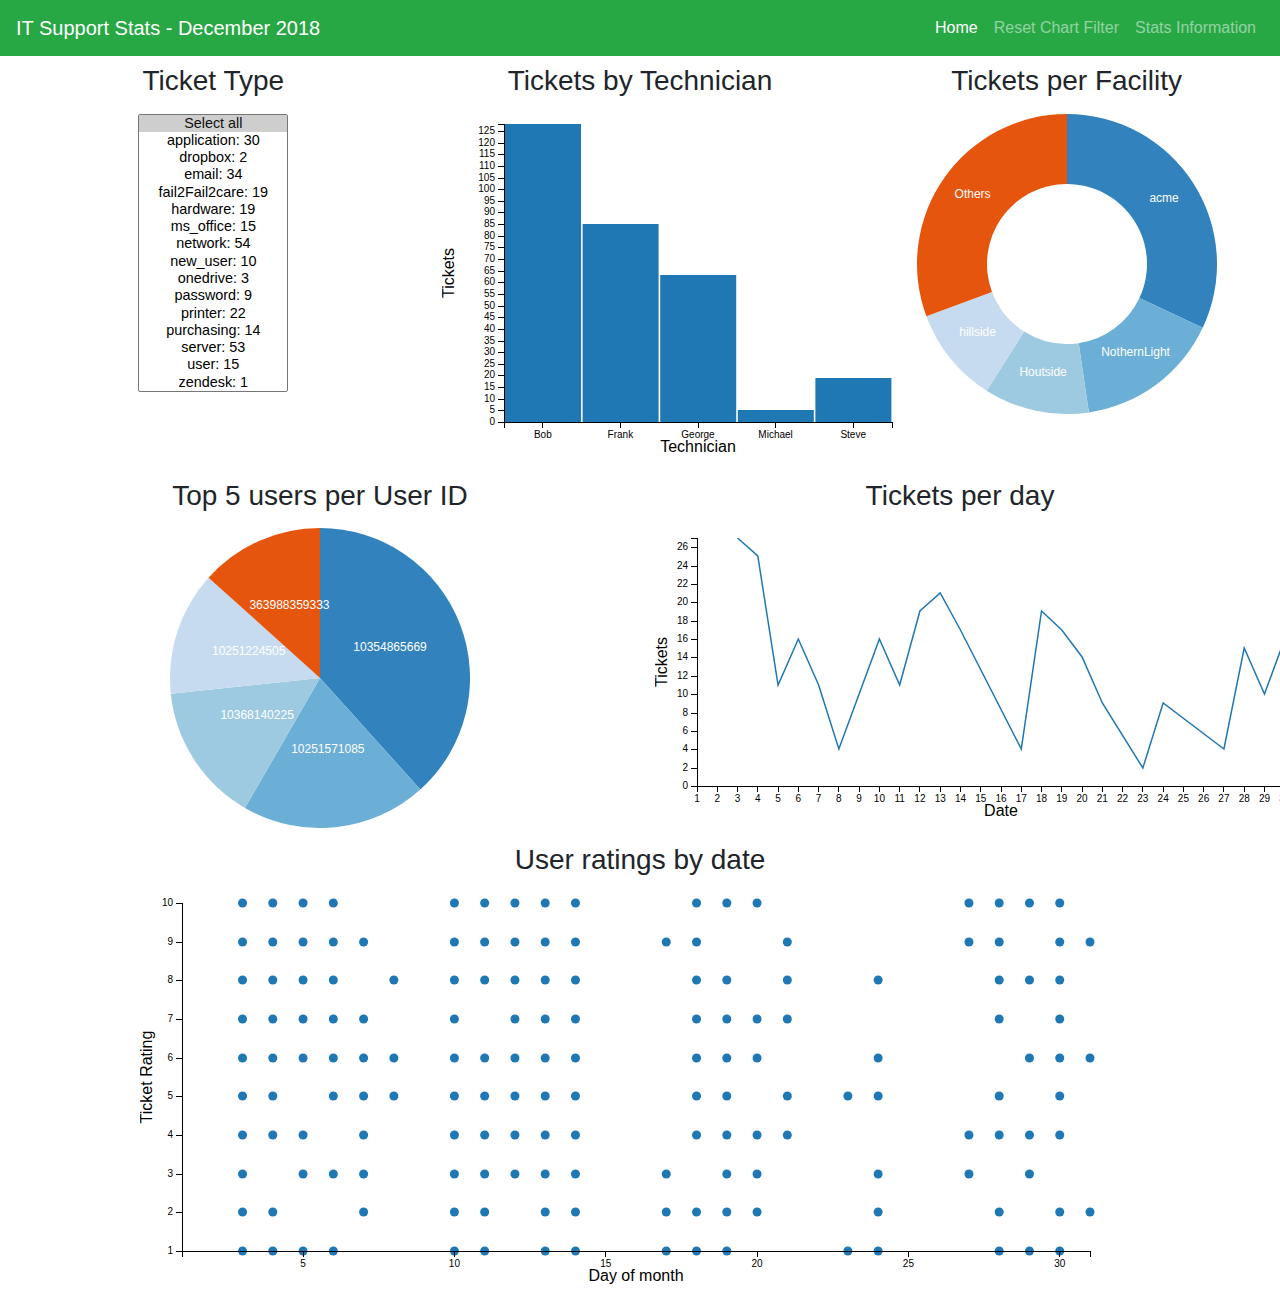
<file: index.html>
<!DOCTYPE html>
<html lang="en">
<head>
    <meta charset="UTF-8">
    <meta name="viewport" content="width=device-width, initial-scale=1.0">
    <meta http-equiv="X-UA-Compatible" content="ie=edge">
    <!-- CSS -->
    <link rel="stylesheet" href="https://maxcdn.bootstrapcdn.com/bootstrap/4.0.0/css/bootstrap.min.css" integrity="sha384-Gn5384xqQ1aoWXA+058RXPxPg6fy4IWvTNh0E263XmFcJlSAwiGgFAW/dAiS6JXm" crossorigin="anonymous">
    <link rel="stylesheet" href="static/css/dc.min.css" type="text/css" />
    <link rel="stylesheet" href="static/css/styles.css" type="text/css" />
    <!-- JS -->
    <script type="text/javascript" src="static/js/d3.min.js"></script>
    <script type="text/javascript" src="static/js/crossfilter.min.js"></script>
    <script type="text/javascript" src="static/js/dc.min.js"></script>
    <script type="text/javascript" src="static/js/queue.min.js"></script>
    <script type="text/javascript" src="static/js/graph.js"></script>
    <script src="https://code.jquery.com/jquery-3.2.1.slim.min.js" integrity="sha384-KJ3o2DKtIkvYIK3UENzmM7KCkRr/rE9/Qpg6aAZGJwFDMVNA/GpGFF93hXpG5KkN" crossorigin="anonymous"></script>
    <script src="https://cdnjs.cloudflare.com/ajax/libs/popper.js/1.12.9/umd/popper.min.js" integrity="sha384-ApNbgh9B+Y1QKtv3Rn7W3mgPxhU9K/ScQsAP7hUibX39j7fakFPskvXusvfa0b4Q" crossorigin="anonymous"></script>
    <script src="https://maxcdn.bootstrapcdn.com/bootstrap/4.0.0/js/bootstrap.min.js" integrity="sha384-JZR6Spejh4U02d8jOt6vLEHfe/JQGiRRSQQxSfFWpi1MquVdAyjUar5+76PVCmYl" crossorigin="anonymous"></script>
    <!-- Title -->
    <title>IT Support Stats</title>
</head>
<body>
    <!-- Navbar -->
    <nav class="navbar navbar-expand-lg navbar-dark bg-success">
        <a class="navbar-brand" href="#">IT Support Stats - December 2018</a>
        <button class="navbar-toggler" type="button" data-toggle="collapse" data-target="#navbarNavAltMarkup" aria-controls="navbarNavAltMarkup" aria-expanded="false" aria-label="Toggle navigation">
            <span class="navbar-toggler-icon"></span>
        </button>
        <div class="collapse navbar-collapse" id="navbarNavAltMarkup">
            <div class="navbar-nav ml-auto">
                <a class="nav-item nav-link active" href="index.html">Home</a>
                <a class="nav-item nav-link" href="javascript:dc.filterAll(); dc.renderAll();">Reset Chart Filter</a>
                <a class="nav-item nav-link" href="statsinfo.html">Stats Information</a>                
            </div>
        </div>
    </nav>

    <!-- Graphs -->
    
    <div class="col">
        <!-- First Row of Data (Large Screens) -->
        <div class="row text-center">            
            <div class="col-sm-12 col-md-6 col-lg-4" id="ticket-type-selector">
                <h3 class="pb-2 pt-2">Ticket Type</h3> 
            </div>
            <div class="col-sm-12 col-md-6 col-lg-4" id="tickets-technician">
                <h3 class="pb-2 pt-2">Tickets by Technician</h3>
            </div>
            <div class="col-sm-12 col-md-6 col-lg-4" id="tickets-by-facility">
                <h3 class="pb-2 pt-2">Tickets per Facility</h3>                    
            </div>                
                    
        
            <div class="col-sm-12 col-md-6" id="tickets-per-user-id">
                <h3 class="pb-2 pt-2">Top 5 users per User ID</h3>                    
            </div>
            <div class="col-sm-12 col-lg-6"  id="tickets-per-day">
                <h3 class="pb-2 pt-2">Tickets per day</h3>                
            </div>                
        
            <div class="col-sm-12" id="ticket-rating-by-date">
                <h3 class="pb-2 pt-2">User ratings by date</h3>                    
            </div>            
        </div>
    </div>
</body>
</html>
</file>
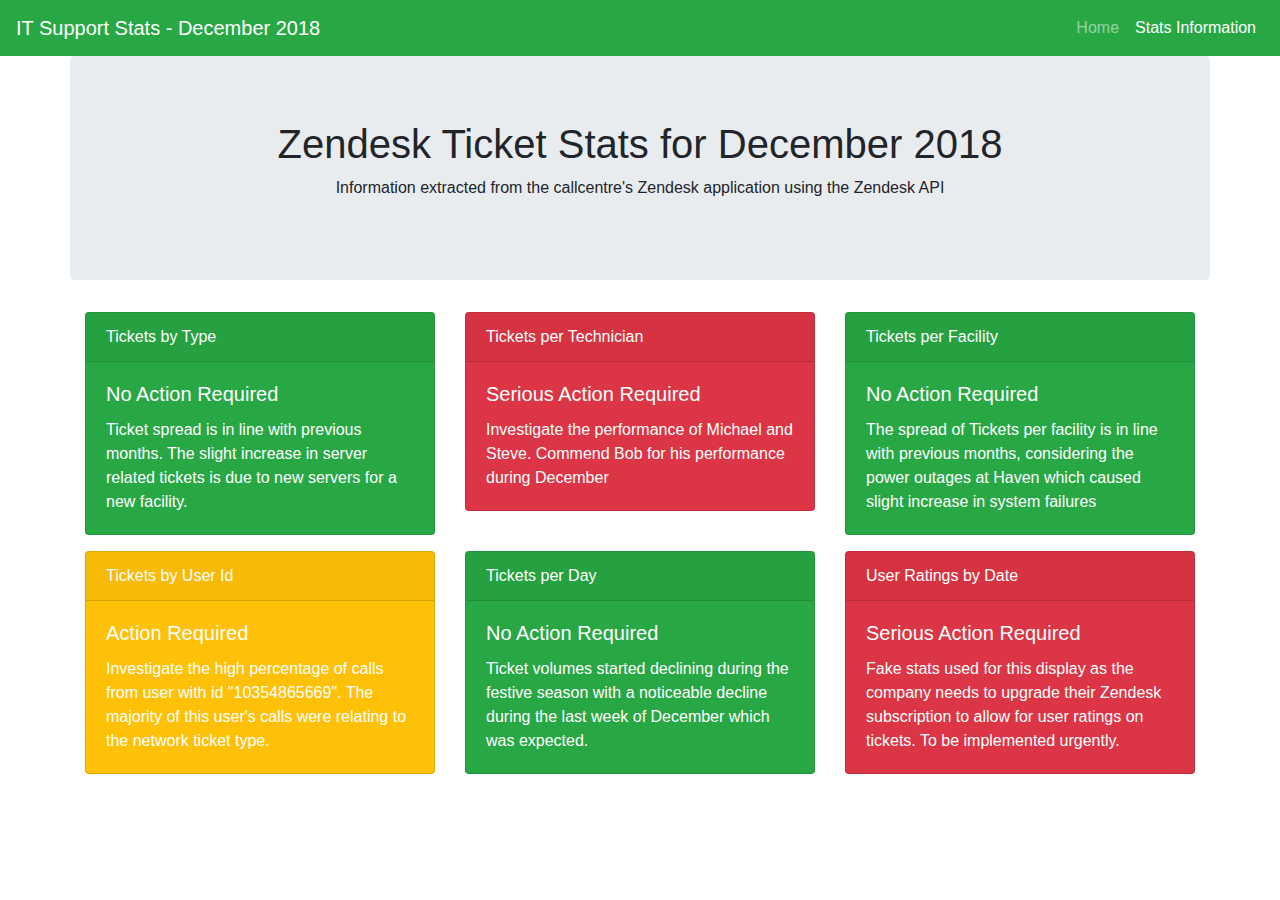
<file: statsinfo.html>
<!DOCTYPE html>
<html lang="en">
<head>
    <meta charset="UTF-8">
    <meta name="viewport" content="width=device-width, initial-scale=1.0">
    <meta http-equiv="X-UA-Compatible" content="ie=edge">
    <!-- CSS -->
    <link rel="stylesheet" href="https://maxcdn.bootstrapcdn.com/bootstrap/4.0.0/css/bootstrap.min.css" integrity="sha384-Gn5384xqQ1aoWXA+058RXPxPg6fy4IWvTNh0E263XmFcJlSAwiGgFAW/dAiS6JXm" crossorigin="anonymous">
    <link rel="stylesheet" href="static/css/dc.min.css" type="text/css" />
    <link rel="stylesheet" href="static/css/styles.css" type="text/css" />
    <!-- JS -->
    <script type="text/javascript" src="static/js/d3.min.js"></script>
    <script type="text/javascript" src="static/js/crossfilter.min.js"></script>
    <script type="text/javascript" src="static/js/dc.min.js"></script>
    <script type="text/javascript" src="static/js/queue.min.js"></script>
    <script type="text/javascript" src="static/js/graph.js"></script>
    <script src="https://code.jquery.com/jquery-3.2.1.slim.min.js" integrity="sha384-KJ3o2DKtIkvYIK3UENzmM7KCkRr/rE9/Qpg6aAZGJwFDMVNA/GpGFF93hXpG5KkN" crossorigin="anonymous"></script>
    <script src="https://cdnjs.cloudflare.com/ajax/libs/popper.js/1.12.9/umd/popper.min.js" integrity="sha384-ApNbgh9B+Y1QKtv3Rn7W3mgPxhU9K/ScQsAP7hUibX39j7fakFPskvXusvfa0b4Q" crossorigin="anonymous"></script>
    <script src="https://maxcdn.bootstrapcdn.com/bootstrap/4.0.0/js/bootstrap.min.js" integrity="sha384-JZR6Spejh4U02d8jOt6vLEHfe/JQGiRRSQQxSfFWpi1MquVdAyjUar5+76PVCmYl" crossorigin="anonymous"></script>
    <!-- Title -->
    <title>IT Support Stats</title>
</head>
<body>
    <!-- Navbar -->
    <nav class="navbar navbar-expand-lg navbar-dark bg-success">
        <a class="navbar-brand" href="#">IT Support Stats - December 2018</a>
        <button class="navbar-toggler" type="button" data-toggle="collapse" data-target="#navbarNavAltMarkup" aria-controls="navbarNavAltMarkup" aria-expanded="false" aria-label="Toggle navigation">
            <span class="navbar-toggler-icon"></span>
        </button>
        <div class="collapse navbar-collapse" id="navbarNavAltMarkup">
            <div class="navbar-nav ml-auto">
                <a class="nav-item nav-link" href="index.html">Home</a>
                <a class="nav-item nav-link active" href="#">Stats Information</a>                
            </div>
        </div>
    </nav>

    <!-- Stats Info -->
    <div class="container">
        <div class="row">
            <div class="col-sm-12 jumbotron text-center">
                <h1>Zendesk Ticket Stats for December 2018</h1>
                <p>Information extracted from the callcentre's Zendesk application using the Zendesk API</p>
                <p></p>
            </div>
        </div>
        <div class="row">
            <div class="col-sm-6 col-md-6 col-lg-4">
                <div class="card text-white bg-success mb-3">
                    <div class="card-header">Tickets by Type</div>
                    <div class="card-body">
                        <h5 class="card-title">No Action Required</h5>
                        <p class="card-text">Ticket spread is in line with previous months. 
                        The slight increase in server related tickets is due to new servers for a new facility.
                        </p>
                    </div>
                </div>
            </div>
            <div class="col-sm-6 col-md-6 col-lg-4">
                <div class="card text-white bg-danger mb-3">
                    <div class="card-header">Tickets per Technician</div>
                    <div class="card-body">
                        <h5 class="card-title">Serious Action Required</h5>
                        <p class="card-text">Investigate the performance of Michael and Steve.
                                            Commend Bob for his performance during December
                        </p>
                    </div>
                </div>
            </div>
            <div class="col-sm-6 col-md-6 col-lg-4">
                <div class="card text-white bg-success mb-3">
                    <div class="card-header">Tickets per Facility</div>
                    <div class="card-body">
                        <h5 class="card-title">No Action Required</h5>
                        <p class="card-text">The spread of Tickets per facility is in line with previous months, 
                        considering the power outages at Haven which caused slight increase in system failures                        
                        </p>
                    </div>
                </div>
            </div>       
            <div class="col-sm-6 col-md-6 col-lg-4">
                <div class="card text-white bg-warning mb-3">
                    <div class="card-header">Tickets by User Id</div>
                    <div class="card-body">
                        <h5 class="card-title">Action Required</h5>
                        <p class="card-text">Investigate the high percentage of calls from user with
                                            id "10354865669". The majority of this user's calls were 
                                            relating to the network ticket type.                        
                        </p>
                    </div>
                </div>
            </div>
            <div class="col-sm-6 col-md-6 col-lg-4">
                <div class="card text-white bg-success mb-3">
                    <div class="card-header">Tickets per Day</div>
                    <div class="card-body">
                        <h5 class="card-title">No Action Required</h5>
                        <p class="card-text">Ticket volumes started declining during the festive season with a 
                                            noticeable decline during the last week of December which was expected.                        
                        </p>
                    </div>
                </div>
            </div>
            <div class="col-sm-6 col-md-6 col-lg-4">
                <div class="card text-white bg-danger mb-3">
                    <div class="card-header">User Ratings by Date</div>
                    <div class="card-body">
                        <h5 class="card-title">Serious Action Required</h5>
                        <p class="card-text">Fake stats used for this display as the company needs to upgrade their
                                            Zendesk subscription to allow for user ratings on tickets. To be implemented urgently.
                        </p>
                    </div>
                </div>
            </div>
        </div>
    </div>
    

</body>
</html>
</file>
<file: static/css/styles.css>
button, input, optgroup, select, textarea {
    font-size: 0.9em;
}

select {
    overflow-y: auto;
    min-width: 150px;
    text-align: center; 
}
</file>
<file: static/css/dc.min.css>
.dc-chart .box text,.dc-chart g.axis text{-webkit-touch-callout:none;-khtml-user-select:none;pointer-events:none}.dc-chart path.dc-symbol,.dc-legend g.dc-legend-item.fadeout{fill-opacity:.5;stroke-opacity:.5}div.dc-chart{float:left}.dc-chart rect.bar{stroke:none;cursor:pointer}.dc-chart rect.bar:hover{fill-opacity:.5}.dc-chart rect.deselected{stroke:none;fill:#ccc}.dc-chart .pie-slice{fill:#fff;font-size:12px;cursor:pointer}.dc-chart .pie-slice.external{fill:#000}.dc-chart .pie-slice :hover,.dc-chart .pie-slice.highlight{fill-opacity:.8}.dc-chart .pie-path{fill:none;stroke-width:2px;stroke:#000;opacity:.4}.dc-chart .selected circle,.dc-chart .selected path{stroke-width:3;stroke:#ccc;fill-opacity:1}.dc-chart .deselected circle,.dc-chart .deselected path{stroke:none;fill-opacity:.5;fill:#ccc}.dc-chart .axis line,.dc-chart .axis path{fill:none;stroke:#000;shape-rendering:crispEdges}.dc-chart .axis text{font:10px sans-serif}.dc-chart .axis .grid-line,.dc-chart .axis .grid-line line,.dc-chart .grid-line,.dc-chart .grid-line line{fill:none;stroke:#ccc;opacity:.5;shape-rendering:crispEdges}.dc-chart .brush rect.background{z-index:-999}.dc-chart .brush rect.extent{fill:#4682b4;fill-opacity:.125}.dc-chart .brush .resize path{fill:#eee;stroke:#666}.dc-chart path.line{fill:none;stroke-width:1.5px}.dc-chart path.area{fill-opacity:.3;stroke:none}.dc-chart path.highlight{stroke-width:3;fill-opacity:1;stroke-opacity:1}.dc-chart g.state{cursor:pointer}.dc-chart g.state :hover{fill-opacity:.8}.dc-chart g.state path{stroke:#fff}.dc-chart g.deselected path{fill:grey}.dc-chart g.deselected text{display:none}.dc-chart g.row rect{fill-opacity:.8;cursor:pointer}.dc-chart g.row rect:hover{fill-opacity:.6}.dc-chart g.row text{fill:#fff;font-size:12px;cursor:pointer}.dc-chart g.dc-tooltip path{fill:none;stroke:grey;stroke-opacity:.8}.dc-chart g.county path{stroke:#fff;fill:none}.dc-chart g.debug rect{fill:#00f;fill-opacity:.2}.dc-chart g.axis text{-webkit-user-select:none;-moz-user-select:none;-ms-user-select:none;user-select:none}.dc-chart .node{font-size:.7em;cursor:pointer}.dc-chart .node :hover{fill-opacity:.8}.dc-chart .bubble{stroke:none;fill-opacity:.6}.dc-chart .highlight{fill-opacity:1;stroke-opacity:1}.dc-chart .fadeout{fill-opacity:.2;stroke-opacity:.2}.dc-chart .box text{font:10px sans-serif;-webkit-user-select:none;-moz-user-select:none;-ms-user-select:none;user-select:none}.dc-chart .box circle,.dc-chart .box line{fill:#fff}.dc-chart .box circle,.dc-chart .box line,.dc-chart .box rect{stroke:#000;stroke-width:1.5px}.dc-chart .box .center{stroke-dasharray:3,3}.dc-chart .box .outlier{fill:none;stroke:#ccc}.dc-chart .symbol,.dc-chart circle.dot{stroke:none}.dc-chart .box.deselected{opacity:.5}.dc-chart .box.deselected .box{fill:#ccc}.dc-chart .heatmap .box-group.deselected rect{stroke:none;fill-opacity:.5;fill:#ccc}.dc-chart .heatmap g.axis text{pointer-events:all;cursor:pointer}.dc-chart .empty-chart .pie-slice{cursor:default}.dc-chart .empty-chart .pie-slice path{fill:#fee;cursor:default}.dc-data-count{float:right;margin-top:15px;margin-right:15px}.dc-data-count .filter-count,.dc-data-count .total-count{color:#3182bd;font-weight:700}.dc-legend{font-size:11px}.dc-legend .dc-legend-item{cursor:pointer}.dc-hard .number-display{float:none}
</file>
